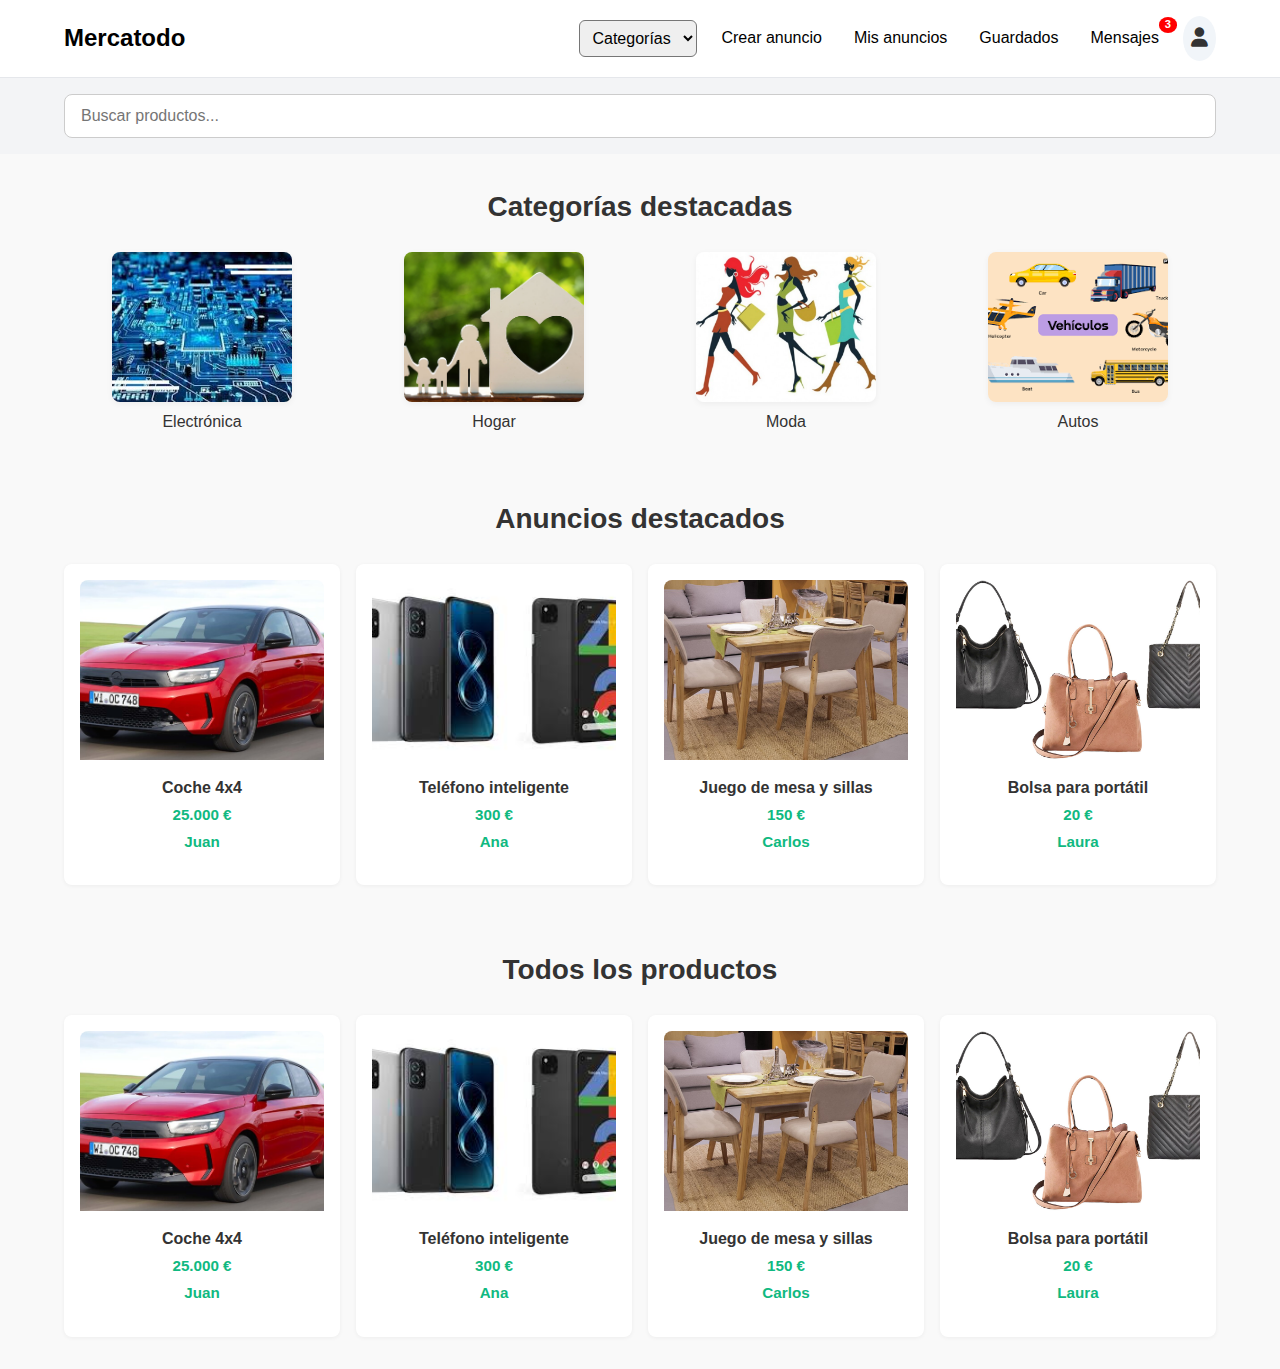
<file: index.html>
<!DOCTYPE html>
<html lang="es">

<head>
    <meta charset="UTF-8" />
    <meta name="viewport" content="width=device-width, initial-scale=1.0" />
    <title>Inicio | Mercatodo</title>
    <link rel="stylesheet" href="css/styles.css" />
    <link rel="stylesheet" href="css/header.css" />
    <link rel="stylesheet" href="css/home.css" />
    <link rel="stylesheet" href="https://cdnjs.cloudflare.com/ajax/libs/font-awesome/6.5.0/css/all.min.css" />
</head>

<body>
    <header class="navbar">
        <div class="container navbar__container">
            <a class="navbar__logo" href="#">Mercatodo</a>

            <button class="navbar__toggle" id="menuToggle">
                <i class="fa-solid fa-bars"></i>
            </button>

            <nav class="navbar__menu" id="navbarMenu">
                <select class="navbar__select">
                    <option>Categorías</option>
                    <option>Electrónica</option>
                    <option>Hogar</option>
                    <option>Moda</option>
                </select>
                <a href="formAnuncio.html" class="navbar__link">Crear anuncio</a>
                <a href="misAnuncios.html" class="navbar__link">Mis anuncios</a>
                <a href="guardados.html" class="navbar__link">Guardados</a>
                <div class="navbar__messages">
                    <a href="pages/chats.html" class="navbar__link">Mensajes</a>
                    <span class="notification-badge">3</span>
                </div>
                <div class="navbar__user" id="userMenuToggle">
                    <i class="fa-solid fa-user"></i>
                    <div class="user-dropdown" id="userDropdown">
                        <a href="#" id="logoutBtn">Cerrar sesión</a>
                    </div>
                </div>

            </nav>
        </div>
    </header>


    <section class="search">
        <div class="container">
            <input type="text" class="search__input" placeholder="Buscar productos..." />
        </div>
    </section>

    <section class="section">
        <div class="container">
            <h2 class="section__title">Categorías destacadas</h2>
            <div class="grid grid--categories" id="categories-container">
                <div class="category-item">
                    <img src="img/categorias/electronica.jpeg" alt="Electrónica" />
                    <span>Electrónica</span>
                </div>
                <div class="category-item">
                    <img src="img/categorias/hogar.jpg" alt="Hogar" />
                    <span>Hogar</span>
                </div>
                <div class="category-item">
                    <img src="img/categorias/moda.jpg" alt="Smartphones" />
                    <span>Moda</span>
                </div>
                <div class="category-item">
                    <img src="img/categorias/vehiculos.png" alt="Autos" />
                    <span>Autos</span>
                </div>
            </div>
        </div>
    </section>

    <section class="section">
        <div class="container">
            <h2 class="section__title">Anuncios destacados</h2>
            <div class="grid grid--ads" id="destacados-container">
                <div class="ad-card" onclick="window.location.href='pages/detalleProducto.html'">
                    <img src="img/anuncios/coche.jpg" alt="Coche" class="ad-card__img" />
                    <div class="ad-card__content">
                        <h4 class="ad-card__title">Coche 4x4</h4>
                        <p class="ad-card__price">25.000 €</p>
                        <p class="ad-card__user">Juan</p>
                    </div>
                </div>
                <div class="ad-card" onclick="window.location.href='pages/detalleProducto.html'">
                    <img src="img/anuncios/telefono.jpeg" alt="Teléfono" class="ad-card__img" />
                    <div class="ad-card__content">
                        <h4 class="ad-card__title">Teléfono inteligente</h4>
                        <p class="ad-card__price">300 €</p>
                        <p class="ad-card__user">Ana</p>
                    </div>
                </div>
                <div class="ad-card" onclick="window.location.href='pages/detalleProducto.html'">
                    <img src="img/anuncios/mesa.jpg" alt="Muebles" class="ad-card__img" />
                    <div class="ad-card__content">
                        <h4 class="ad-card__title">Juego de mesa y sillas</h4>
                        <p class="ad-card__price">150 €</p>
                        <p class="ad-card__user">Carlos</p>
                    </div>
                </div>
                <div class="ad-card" onclick="window.location.href='pages/detalleProducto.html'">
                    <img src="img/anuncios/bolsa.jpg" alt="Bolsa" class="ad-card__img" />
                    <div class="ad-card__content">
                        <h4 class="ad-card__title">Bolsa para portátil</h4>
                        <p class="ad-card__price">20 €</p>
                        <p class="ad-card__user">Laura</p>
                    </div>
                </div>
            </div>
        </div>
    </section>

    <section class="section">
        <div class="container">
            <h2 class="section__title">Todos los productos</h2>
            <div class="grid grid--ads" id="todos-container">
                <div class="ad-card" onclick="window.location.href='pages/detalleProducto.html'">
                    <img src="img/anuncios/coche.jpg" alt="Coche" class="ad-card__img" />
                    <div class="ad-card__content">
                        <h4 class="ad-card__title">Coche 4x4</h4>
                        <p class="ad-card__price">25.000 €</p>
                        <p class="ad-card__user">Juan</p>
                    </div>
                </div>
                <div class="ad-card" onclick="window.location.href='pages/detalleProducto.html'">
                    <img src="img/anuncios/telefono.jpeg" alt="Teléfono" class="ad-card__img" />
                    <div class="ad-card__content">
                        <h4 class="ad-card__title">Teléfono inteligente</h4>
                        <p class="ad-card__price">300 €</p>
                        <p class="ad-card__user">Ana</p>
                    </div>
                </div>
                <div class="ad-card" onclick="window.location.href='pages/detalleProducto.html'">
                    <img src="img/anuncios/mesa.jpg" alt="Muebles" class="ad-card__img" />
                    <div class="ad-card__content">
                        <h4 class="ad-card__title">Juego de mesa y sillas</h4>
                        <p class="ad-card__price">150 €</p>
                        <p class="ad-card__user">Carlos</p>
                    </div>
                </div>
                <div class="ad-card" onclick="window.location.href='pages/detalleProducto.html'">
                    <img src="img/anuncios/bolsa.jpg" alt="Bolsa" class="ad-card__img" />
                    <div class="ad-card__content">
                        <h4 class="ad-card__title">Bolsa para portátil</h4>
                        <p class="ad-card__price">20 €</p>
                        <p class="ad-card__user">Laura</p>
                    </div>
                </div>
            </div>
        </div>
    </section>
</body>
<script>
    const menuToggle = document.getElementById("menuToggle");
    const navbarMenu = document.getElementById("navbarMenu");

    menuToggle?.addEventListener("click", () => {
        navbarMenu?.classList.toggle("navbar__menu--active");
    });
</script>

</html>
</file>
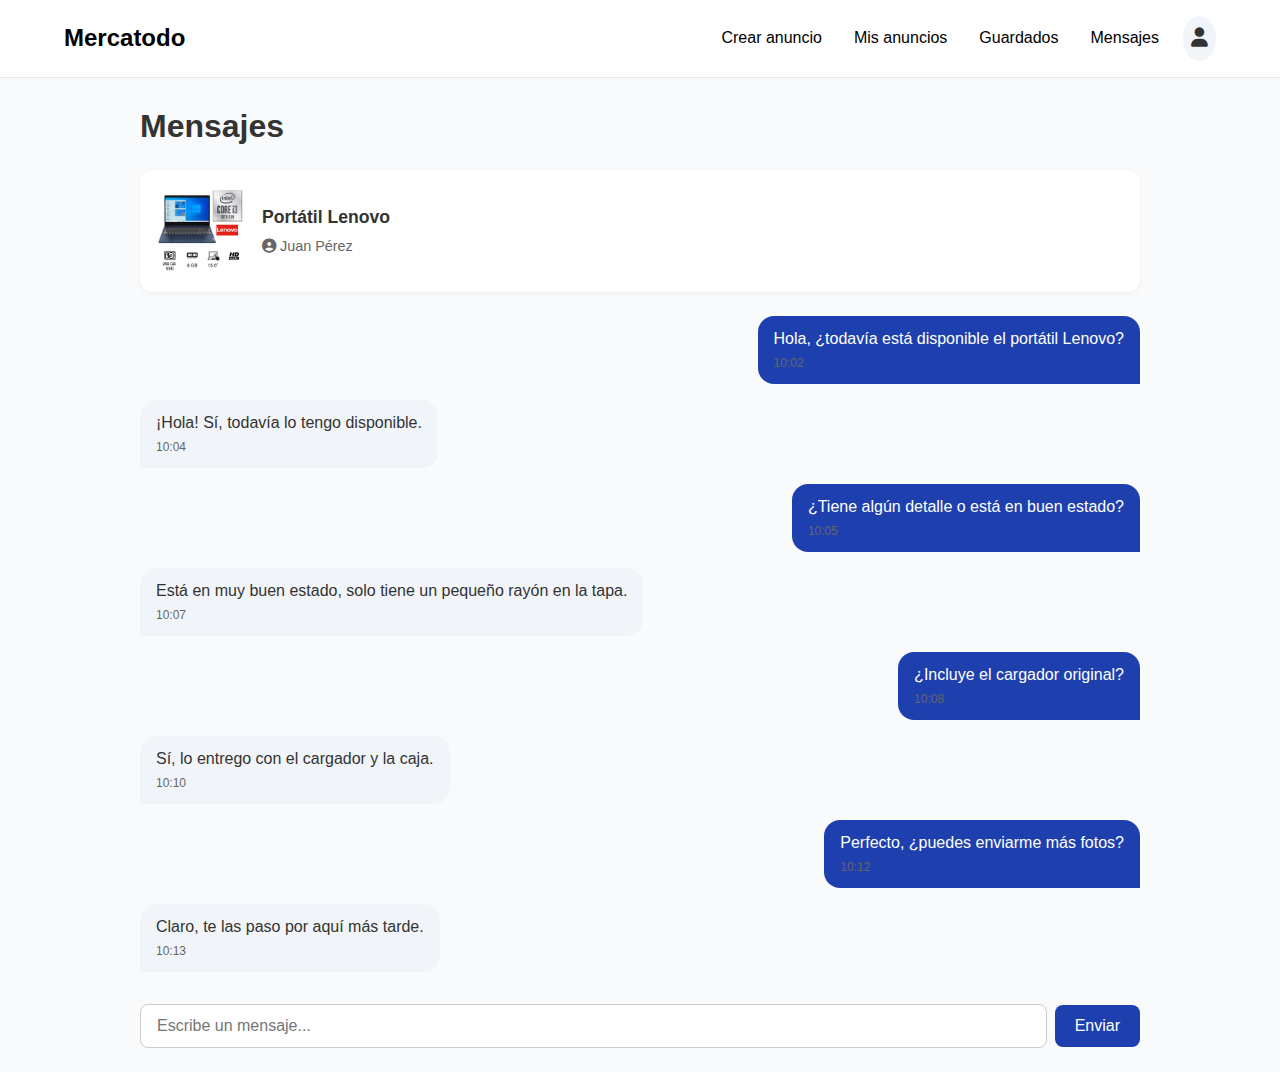
<file: pages/chat.html>
<!DOCTYPE html>
<html lang="es">

<head>
    <meta charset="UTF-8" />
    <meta name="viewport" content="width=device-width, initial-scale=1.0" />
    <title>Chat | Mercatodo</title>
    <link rel="stylesheet" href="../css/styles.css" />
    <link rel="stylesheet" href="../css/header.css" />
    <link rel="stylesheet" href="../css/chat.css" />
    <link rel="stylesheet" href="https://cdnjs.cloudflare.com/ajax/libs/font-awesome/6.5.0/css/all.min.css" />
</head>

<body>

    <header class="navbar">
        <div class="container navbar__container">
            <a href="home.html" class="navbar__logo">Mercatodo</a>
            <button class="navbar__toggle" id="menuToggle">
                <i class="fa-solid fa-bars"></i>
            </button>
            <nav class="navbar__menu" id="navbarMenu">
                <a href="formAnuncio.html" class="navbar__link">Crear anuncio</a>
                <a href="misAnuncios.html" class="navbar__link">Mis anuncios</a>
                <a href="guardados.html" class="navbar__link">Guardados</a>
                <a href="chats.html" class="navbar__link">Mensajes</a>
                <div class="navbar__user" id="userMenuToggle">
                    <i class="fa-solid fa-user"></i>
                    <div class="user-dropdown" id="userDropdown">
                        <a href="#" id="logoutBtn">Cerrar sesión</a>
                    </div>
                </div>
            </nav>
        </div>
    </header>

    <main class="chat">
        <div class="container container--chat">
            <h2 class="chat__title">Mensajes</h2>

            <div class="chat__product">
                <img src="../img/anuncios/lenovo.jpg" alt="Producto" class="chat__product-img" />
                <div class="chat__product-info">
                    <h3>Portátil Lenovo</h3>
                    <p><i class="fa-solid fa-user-circle"></i> Juan Pérez</p>
                </div>
            </div>

            <div class="chat__messages">
                <div class="msg msg--own">
                    <p>Hola, ¿todavía está disponible el portátil Lenovo?</p>
                    <span class="msg__time">10:02</span>
                </div>
                <div class="msg msg--other">
                    <p>¡Hola! Sí, todavía lo tengo disponible.</p>
                    <span class="msg__time">10:04</span>
                </div>
                <div class="msg msg--own">
                    <p>¿Tiene algún detalle o está en buen estado?</p>
                    <span class="msg__time">10:05</span>
                </div>
                <div class="msg msg--other">
                    <p>Está en muy buen estado, solo tiene un pequeño rayón en la tapa.</p>
                    <span class="msg__time">10:07</span>
                </div>
                <div class="msg msg--own">
                    <p>¿Incluye el cargador original?</p>
                    <span class="msg__time">10:08</span>
                </div>
                <div class="msg msg--other">
                    <p>Sí, lo entrego con el cargador y la caja.</p>
                    <span class="msg__time">10:10</span>
                </div>
                <div class="msg msg--own">
                    <p>Perfecto, ¿puedes enviarme más fotos?</p>
                    <span class="msg__time">10:12</span>
                </div>
                <div class="msg msg--other">
                    <p>Claro, te las paso por aquí más tarde.</p>
                    <span class="msg__time">10:13</span>
                </div>
            </div>

            <form class="chat__form">
                <input type="text" id="mensaje" placeholder="Escribe un mensaje..." required />
                <button type="submit">Enviar</button>
            </form>
        </div>
    </main>

    <script>
        const toggle = document.getElementById("menuToggle");
        const menu = document.getElementById("navbarMenu");
        toggle.addEventListener("click", () => {
            menu.classList.toggle("navbar__menu--active");
        });

        const userToggle = document.getElementById("userMenuToggle");
        const userDropdown = document.getElementById("userDropdown");

        userToggle?.addEventListener("click", () => {
            userDropdown?.classList.toggle("user-dropdown--visible");
        });

        document.addEventListener("click", (e) => {
            if (!userToggle.contains(e.target)) {
                userDropdown?.classList.remove("user-dropdown--visible");
            }
        });
    </script>

</body>

</html>
</file>
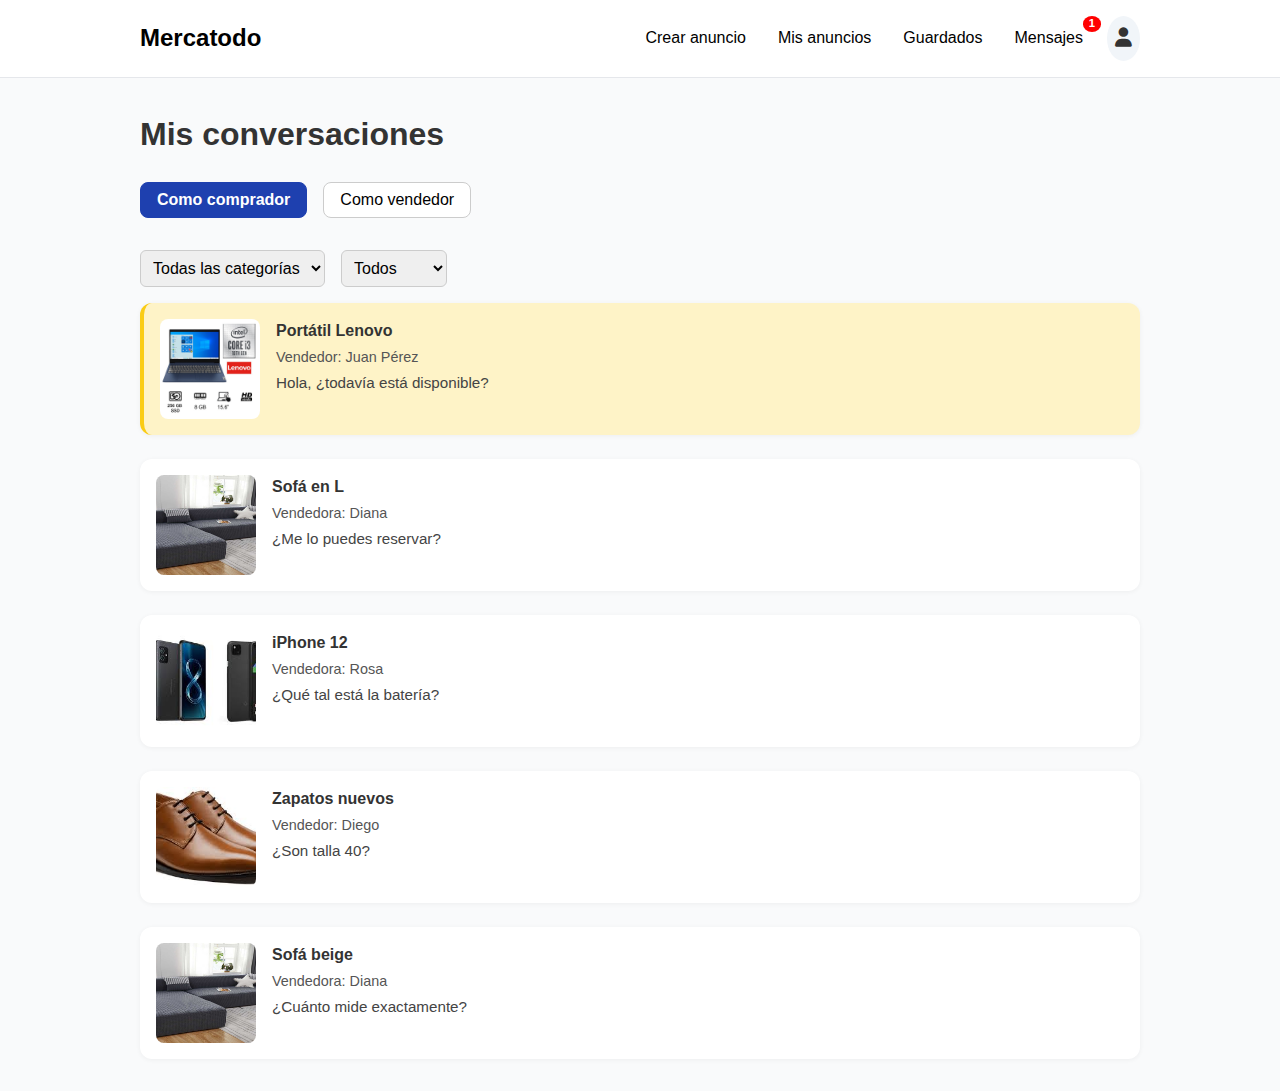
<file: pages/chats.html>
<!DOCTYPE html>
<html lang="es">

<head>
    <meta charset="UTF-8" />
    <meta name="viewport" content="width=device-width, initial-scale=1.0" />
    <title>Conversaciones | Mercatodo</title>
    <link rel="stylesheet" href="../css/styles.css" />
    <link rel="stylesheet" href="../css/header.css" />
    <link rel="stylesheet" href="../css/chats.css" />
    <link rel="stylesheet" href="https://cdnjs.cloudflare.com/ajax/libs/font-awesome/6.5.0/css/all.min.css" />
    <style>
        .hidden {
            display: none;
        }

        .tab.active {
            font-weight: bold;
        }
    </style>
</head>

<body>

    <header class="navbar">
        <div class="container navbar__container">
            <a href="home.html" class="navbar__logo">Mercatodo</a>
            <button class="navbar__toggle" id="menuToggle">
                <i class="fa-solid fa-bars"></i>
            </button>
            <nav class="navbar__menu" id="navbarMenu">
                <a href="formAnuncio.html" class="navbar__link">Crear anuncio</a>
                <a href="misAnuncios.html" class="navbar__link">Mis anuncios</a>
                <a href="guardados.html" class="navbar__link">Guardados</a>
                <div class="navbar__messages">
                    <a href="chats.html" class="navbar__link">Mensajes</a>
                    <span class="notification-badge">1</span>
                </div>
                <div class="navbar__user" id="userMenuToggle">
                    <i class="fa-solid fa-user"></i>
                    <div class="user-dropdown" id="userDropdown">
                        <a href="#" id="logoutBtn">Cerrar sesión</a>
                    </div>
                </div>
            </nav>
        </div>
    </header>

    <main class="chats">
        <div class="container">
            <h2>Mis conversaciones</h2>

            <div class="tabs">
                <button class="tab active" data-tab="comprador">Como comprador</button>
                <button class="tab" data-tab="vendedor">Como vendedor</button>
            </div>

            <div class="filters">
                <select id="filterCategoria">
                    <option value="all">Todas las categorías</option>
                    <option value="Electrónica">Electrónica</option>
                    <option value="Muebles">Muebles</option>
                    <option value="Moda">Moda</option>
                </select>

                <select id="filterLeido">
                    <option value="all">Todos</option>
                    <option value="unread">No leídos</option>
                    <option value="read">Leídos</option>
                </select>
            </div>

            <div id="chats-comprador" class="chat-list">
                <div class="chat-item unread" onclick="window.location.href='chat.html'">
                    <img src="../img/anuncios/lenovo.jpg" class="chat-item__img" alt="Producto" />
                    <div class="chat-item__info">
                        <h4>Portátil Lenovo</h4>
                        <p class="chat-item__user">Vendedor: Juan Pérez</p>
                        <p class="chat-item__msg">Hola, ¿todavía está disponible?</p>
                    </div>
                </div>
                <div class="chat-item" onclick="window.location.href='chat.html'">
                    <img src="../img/anuncios/sofaL.jpg" class="chat-item__img" alt="Producto" />
                    <div class="chat-item__info">
                        <h4>Sofá en L</h4>
                        <p class="chat-item__user">Vendedora: Diana</p>
                        <p class="chat-item__msg">¿Me lo puedes reservar?</p>
                    </div>
                </div>
                <div class="chat-item" onclick="window.location.href='chat.html'">
                    <img src="../img/anuncios/telefono.jpeg" class="chat-item__img" alt="Producto" />
                    <div class="chat-item__info">
                        <h4>iPhone 12</h4>
                        <p class="chat-item__user">Vendedora: Rosa</p>
                        <p class="chat-item__msg">¿Qué tal está la batería?</p>
                    </div>
                </div>
                <div class="chat-item" onclick="window.location.href='chat.html'">
                    <img src="../img/anuncios/zaptitos.jpeg" class="chat-item__img" alt="Producto" />
                    <div class="chat-item__info">
                        <h4>Zapatos nuevos</h4>
                        <p class="chat-item__user">Vendedor: Diego</p>
                        <p class="chat-item__msg">¿Son talla 40?</p>
                    </div>
                </div>
                <div class="chat-item" onclick="window.location.href='chat.html'">
                    <img src="../img/anuncios/sofaL.jpg" class="chat-item__img" alt="Producto" />
                    <div class="chat-item__info">
                        <h4>Sofá beige</h4>
                        <p class="chat-item__user">Vendedora: Diana</p>
                        <p class="chat-item__msg">¿Cuánto mide exactamente?</p>
                    </div>
                </div>
            </div>

            <div id="chats-vendedor" class="chat-list hidden">
                <div class="chat-item unread" onclick="window.location.href='chat.html'">
                    <img src="../img/anuncios/bolsa.jpg" class="chat-item__img" alt="Producto" />
                    <div class="chat-item__info">
                        <h4>Bicicleta de montaña</h4>
                        <p class="chat-item__user">Compradora: Laura Gómez</p>
                        <p class="chat-item__msg">¿Podrías hacer una rebaja?</p>
                    </div>
                </div>
                <div class="chat-item" onclick="window.location.href='chat.html'">
                    <img src="../img/anuncios/telefono.jpeg" class="chat-item__img" alt="Producto" />
                    <div class="chat-item__info">
                        <h4>iPhone 12</h4>
                        <p class="chat-item__user">Compradora: Ana Ruiz</p>
                        <p class="chat-item__msg">¿Tiene golpes o rayones?</p>
                    </div>
                </div>
                <div class="chat-item" onclick="window.location.href='chat.html'">
                    <img src="../img/anuncios/zaptitos.jpeg" class="chat-item__img" alt="Producto" />
                    <div class="chat-item__info">
                        <h4>Zapatos nuevos</h4>
                        <p class="chat-item__user">Compradora: Ana Ruiz</p>
                        <p class="chat-item__msg">¿Hay más colores disponibles?</p>
                    </div>
                </div>
                <div class="chat-item" onclick="window.location.href='chat.html'">
                    <img src="../img/anuncios/lenovo.jpg" class="chat-item__img" alt="Producto" />
                    <div class="chat-item__info">
                        <h4>Laptop Asus i7</h4>
                        <p class="chat-item__user">Comprador: Pedro Torres</p>
                        <p class="chat-item__msg">¿Tiene garantía aún?</p>
                    </div>
                </div>
                <div class="chat-item" onclick="window.location.href='chat.html'">
                    <img src="../img/anuncios/sofaL.jpg" class="chat-item__img" alt="Producto" />
                    <div class="chat-item__info">
                        <h4>Sofá gris reclinable</h4>
                        <p class="chat-item__user">Comprador: Pedro Torres</p>
                        <p class="chat-item__msg">¿En qué ciudad estás?</p>
                    </div>
                </div>
            </div>
        </div>
    </main>

    <script>
        document.getElementById('menuToggle').addEventListener('click', () => {
            document.getElementById('navbarMenu').classList.toggle('navbar__menu--active');
        });

        const tabs = document.querySelectorAll('.tab');
        const compradorChats = document.getElementById('chats-comprador');
        const vendedorChats = document.getElementById('chats-vendedor');

        tabs.forEach(tab => {
            tab.addEventListener('click', () => {
                tabs.forEach(t => t.classList.remove('active'));
                tab.classList.add('active');

                if (tab.dataset.tab === 'comprador') {
                    compradorChats.classList.remove('hidden');
                    vendedorChats.classList.add('hidden');
                } else {
                    compradorChats.classList.add('hidden');
                    vendedorChats.classList.remove('hidden');
                }
            });
        });
    </script>
</body>

</html>
</file>
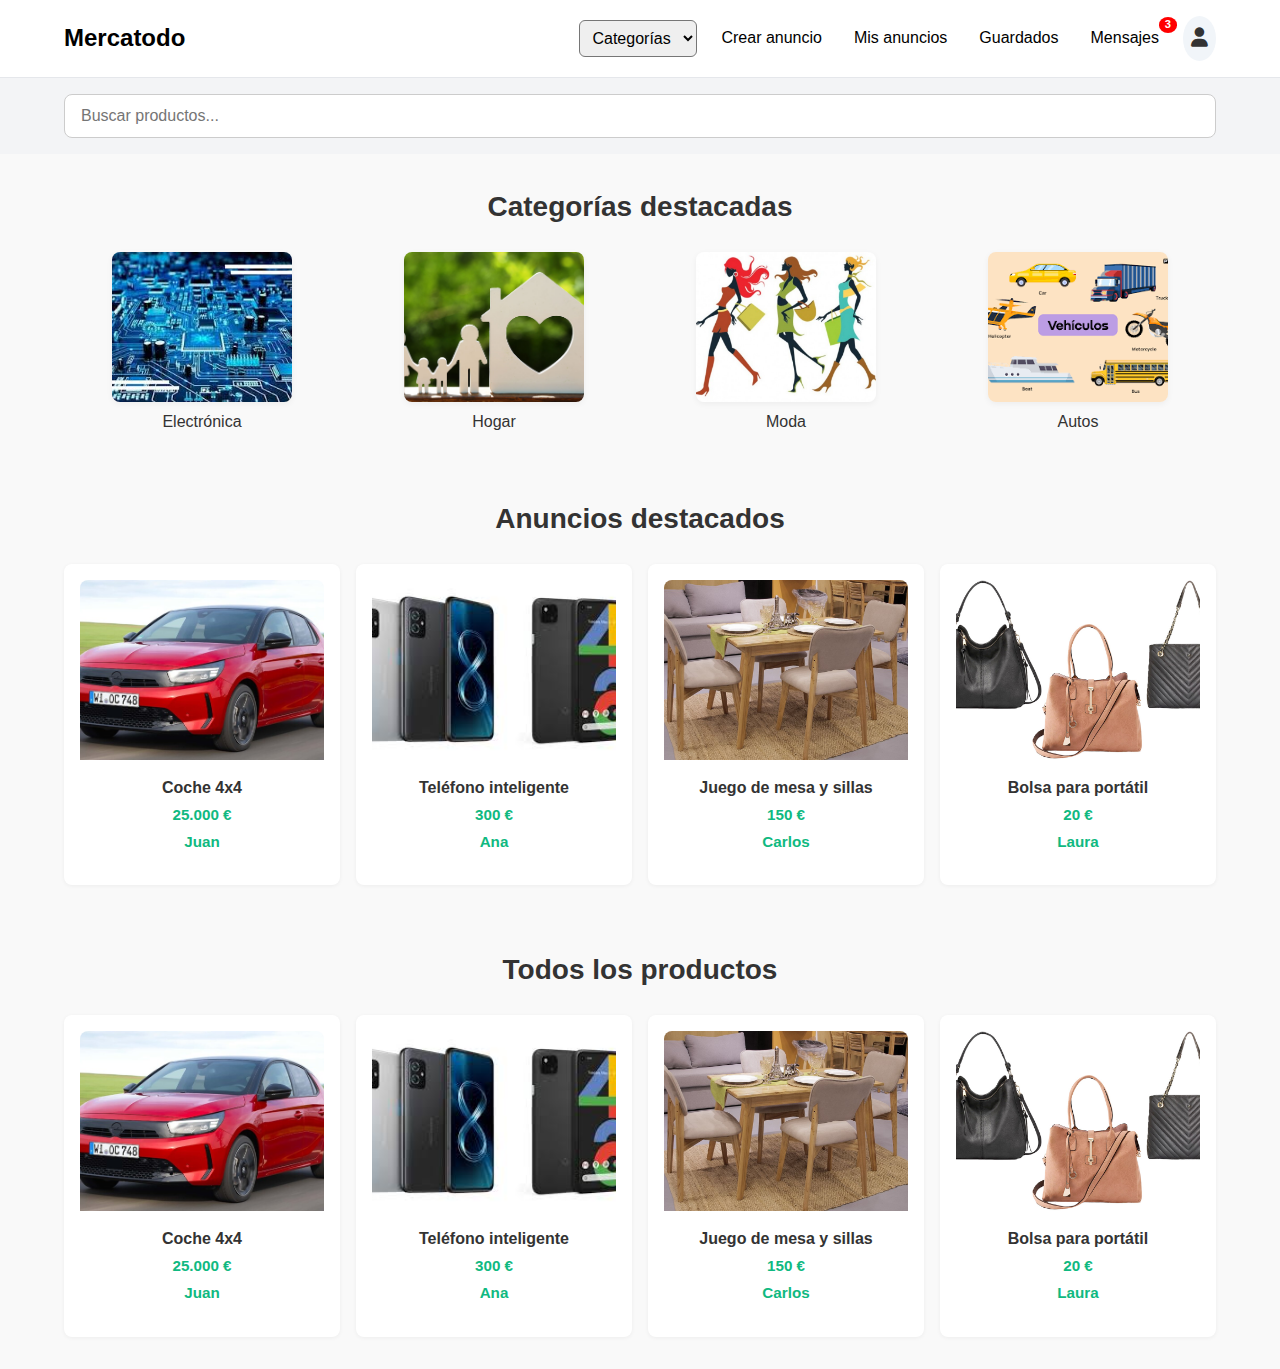
<file: pages/home.html>
<!DOCTYPE html>
<html lang="es">

<head>
    <meta charset="UTF-8" />
    <meta name="viewport" content="width=device-width, initial-scale=1.0" />
    <title>Inicio | Mercatodo</title>
    <link rel="stylesheet" href="../css/styles.css" />
    <link rel="stylesheet" href="../css/header.css" />
    <link rel="stylesheet" href="../css/home.css" />
    <link rel="stylesheet" href="https://cdnjs.cloudflare.com/ajax/libs/font-awesome/6.5.0/css/all.min.css" />
</head>

<body>
    <header class="navbar">
        <div class="container navbar__container">
            <a class="navbar__logo" href="#">Mercatodo</a>

            <button class="navbar__toggle" id="menuToggle">
                <i class="fa-solid fa-bars"></i>
            </button>

            <nav class="navbar__menu" id="navbarMenu">
                <select class="navbar__select">
                    <option>Categorías</option>
                    <option>Electrónica</option>
                    <option>Hogar</option>
                    <option>Moda</option>
                </select>
                <a href="formAnuncio.html" class="navbar__link">Crear anuncio</a>
                <a href="misAnuncios.html" class="navbar__link">Mis anuncios</a>
                <a href="guardados.html" class="navbar__link">Guardados</a>
                <div class="navbar__messages">
                    <a href="chats.html" class="navbar__link">Mensajes</a>
                    <span class="notification-badge">3</span>
                </div>
                <div class="navbar__user" id="userMenuToggle">
                    <i class="fa-solid fa-user"></i>
                    <div class="user-dropdown" id="userDropdown">
                        <a href="#" id="logoutBtn">Cerrar sesión</a>
                    </div>
                </div>

            </nav>
        </div>
    </header>


    <section class="search">
        <div class="container">
            <input type="text" class="search__input" placeholder="Buscar productos..." />
        </div>
    </section>

    <section class="section">
        <div class="container">
            <h2 class="section__title">Categorías destacadas</h2>
            <div class="grid grid--categories" id="categories-container">
                <div class="category-item">
                    <img src="../img/categorias/electronica.jpeg" alt="Electrónica" />
                    <span>Electrónica</span>
                </div>
                <div class="category-item">
                    <img src="../img/categorias/hogar.jpg" alt="Hogar" />
                    <span>Hogar</span>
                </div>
                <div class="category-item">
                    <img src="../img/categorias/moda.jpg" alt="Smartphones" />
                    <span>Moda</span>
                </div>
                <div class="category-item">
                    <img src="../img/categorias/vehiculos.png" alt="Autos" />
                    <span>Autos</span>
                </div>
            </div>
        </div>
    </section>

    <section class="section">
        <div class="container">
            <h2 class="section__title">Anuncios destacados</h2>
            <div class="grid grid--ads" id="destacados-container">
                <div class="ad-card" onclick="window.location.href='pages/detalleProducto.html'">
                    <img src="../img/anuncios/coche.jpg" alt="Coche" class="ad-card__img" />
                    <div class="ad-card__content">
                        <h4 class="ad-card__title">Coche 4x4</h4>
                        <p class="ad-card__price">25.000 €</p>
                        <p class="ad-card__user">Juan</p>
                    </div>
                </div>
                <div class="ad-card" onclick="window.location.href='pages/detalleProducto.html'">
                    <img src="../img/anuncios/telefono.jpeg" alt="Teléfono" class="ad-card__img" />
                    <div class="ad-card__content">
                        <h4 class="ad-card__title">Teléfono inteligente</h4>
                        <p class="ad-card__price">300 €</p>
                        <p class="ad-card__user">Ana</p>
                    </div>
                </div>
                <div class="ad-card" onclick="window.location.href='pages/detalleProducto.html'">
                    <img src="../img/anuncios/mesa.jpg" alt="Muebles" class="ad-card__img" />
                    <div class="ad-card__content">
                        <h4 class="ad-card__title">Juego de mesa y sillas</h4>
                        <p class="ad-card__price">150 €</p>
                        <p class="ad-card__user">Carlos</p>
                    </div>
                </div>
                <div class="ad-card" onclick="window.location.href='pages/detalleProducto.html'">
                    <img src="../img/anuncios/bolsa.jpg" alt="Bolsa" class="ad-card__img" />
                    <div class="ad-card__content">
                        <h4 class="ad-card__title">Bolsa para portátil</h4>
                        <p class="ad-card__price">20 €</p>
                        <p class="ad-card__user">Laura</p>
                    </div>
                </div>
            </div>
        </div>
    </section>

    <section class="section">
        <div class="container">
            <h2 class="section__title">Todos los productos</h2>
            <div class="grid grid--ads" id="todos-container">
                <div class="ad-card" onclick="window.location.href='pages/detalleProducto.html'">
                    <img src="../img/anuncios/coche.jpg" alt="Coche" class="ad-card__img" />
                    <div class="ad-card__content">
                        <h4 class="ad-card__title">Coche 4x4</h4>
                        <p class="ad-card__price">25.000 €</p>
                        <p class="ad-card__user">Juan</p>
                    </div>
                </div>
                <div class="ad-card" onclick="window.location.href='pages/detalleProducto.html'">
                    <img src="../img/anuncios/telefono.jpeg" alt="Teléfono" class="ad-card__img" />
                    <div class="ad-card__content">
                        <h4 class="ad-card__title">Teléfono inteligente</h4>
                        <p class="ad-card__price">300 €</p>
                        <p class="ad-card__user">Ana</p>
                    </div>
                </div>
                <div class="ad-card" onclick="window.location.href='pages/detalleProducto.html'">
                    <img src="../img/anuncios/mesa.jpg" alt="Muebles" class="ad-card__img" />
                    <div class="ad-card__content">
                        <h4 class="ad-card__title">Juego de mesa y sillas</h4>
                        <p class="ad-card__price">150 €</p>
                        <p class="ad-card__user">Carlos</p>
                    </div>
                </div>
                <div class="ad-card" onclick="window.location.href='pages/detalleProducto.html'">
                    <img src="../img/anuncios/bolsa.jpg" alt="Bolsa" class="ad-card__img" />
                    <div class="ad-card__content">
                        <h4 class="ad-card__title">Bolsa para portátil</h4>
                        <p class="ad-card__price">20 €</p>
                        <p class="ad-card__user">Laura</p>
                    </div>
                </div>
            </div>
        </div>
    </section>
</body>
<script>
    const menuToggle = document.getElementById("menuToggle");
    const navbarMenu = document.getElementById("navbarMenu");

    menuToggle?.addEventListener("click", () => {
        navbarMenu?.classList.toggle("navbar__menu--active");
    });
</script>

</html>
</file>
<file: css/styles.css>
* {
    box-sizing: border-box;
    margin: 0;
    padding: 0;
}

body {
    font-family: 'Segoe UI', sans-serif;
    background-color: #f9f9f9;
    color: #333;
    line-height: 1.5;
}

img {
    max-width: 100%;
    display: block;
}

a {
    text-decoration: none;
    color: inherit;
}

.container {
    width: 90%;
    max-width: 1200px;
    margin: auto;
}


.section {
    padding: 2rem 0;
}

.section--light {
    background-color: #ffffff;
}

.section__title {
    font-size: 1.25rem;
    margin-bottom: 1.5rem;
    text-align: center;
}

.grid {
    display: grid;
    gap: 1rem;
}

.grid--categories {
    grid-template-columns: repeat(2, 1fr);
}

.grid--ads {
    grid-template-columns: repeat(2, 1fr);
}

.category-card,
.ad-card {
    background-color: white;
    border-radius: 0.5rem;
    overflow: hidden;
    box-shadow: 0 0 10px rgba(0, 0, 0, 0.03);
    text-align: center;
}

.category-card__img,
.ad-card__img {
    width: 100%;
    height: auto;
    object-fit: cover;
}

.category-card__label {
    padding: 0.75rem;
    font-weight: 500;
}

.ad-card__content {
    padding: 1rem;
}

.ad-card__title {
    font-weight: bold;
    margin-bottom: 0.25rem;
}

.ad-card__price {
    color: #10b981;
    font-weight: bold;
    margin-bottom: 0.25rem;
}

.ad-card__user {
    font-size: 0.875rem;
    color: #666;
}

.faq {
    display: flex;
    flex-direction: column;
    gap: 1rem;
}

.faq__item {
    background-color: #f8fafc;
    padding: 1rem;
    border-radius: 0.5rem;
}

.faq__question {
    font-weight: bold;
    margin-bottom: 0.5rem;
}

.faq__answer {
    color: #555;
    font-size: 0.95rem;
}


@media (min-width: 640px) {
    .grid--categories {
        grid-template-columns: repeat(3, 1fr);
    }

    .grid--ads {
        grid-template-columns: repeat(3, 1fr);
    }
}

@media (min-width: 1024px) {
    .grid--categories {
        grid-template-columns: repeat(4, 1fr);
    }

    .grid--ads {
        grid-template-columns: repeat(4, 1fr);
    }

    .faq {
        flex-direction: row;
        justify-content: space-between;
    }

    .faq__item {
        width: 32%;
    }
}

.category-card__img,
.ad-card__img {
    width: 100%;
    height: 200px;
    object-fit: cover;
}
</file>
<file: css/header.css>
.header {
    background-color: white;
    padding: 1rem 0;
    border-bottom: 1px solid #e0e0e0;
}

.header__container {
    display: flex;
    justify-content: space-between;
    align-items: center;
}

.header__logo {
    font-size: 1.5rem;
    font-weight: bold;
}

.header__nav {
    display: flex;
    gap: 1rem;
}

.header__link {
    color: #555;
    font-weight: 500;
}

.header__link--primary {
    color: #1e40af;
}

.navbar {
    background-color: #ffffff;
    border-bottom: 1px solid #e5e7eb;
    padding: 1rem 0;
}

.navbar__container {
    display: flex;
    flex-direction: column;
    align-items: center;
    gap: 1rem;
}

.navbar__logo {
    font-size: 1.5rem;
    font-weight: bold;
    color: black;
    text-decoration: none;
}

.navbar__toggle {
    font-size: 1.25rem;
    background: none;
    border: none;
    cursor: pointer;
    display: block;
}

.navbar__menu {
    display: none;
    flex-direction: column;
    gap: 0.75rem;
    align-items: center;
}

.navbar__menu--active {
    display: flex;
}

.navbar__link,
.navbar__select {
    font-size: 1rem;
    padding: 0.25rem 0.5rem;
    text-decoration: none;
    color: black;
}

.navbar__select {
    border-radius: 0.375rem;
    padding: 0.5rem;
}

.navbar__user {
    font-size: 1.2rem;
    padding: 0.5rem;
    background-color: #f1f5f9;
    border-radius: 50%;
    position: relative;
    cursor: pointer;
}

.user-dropdown {
    position: absolute;
    top: 120%;
    right: 0;
    background-color: #ffffff;
    border: 1px solid #e5e7eb;
    border-radius: 0.5rem;
    box-shadow: 0 2px 8px rgba(0, 0, 0, 0.1);
    display: none;
    min-width: 150px;
    z-index: 1000;
}

.user-dropdown a {
    display: block;
    padding: 0.75rem 1rem;
    text-decoration: none;
    color: #333;
    font-size: 0.95rem;
}

.user-dropdown a:hover {
    background-color: #f3f4f6;
}

.user-dropdown--visible {
    display: block;
}

.navbar__messages {
    position: relative;
    display: flex;
    align-items: center;
}

.notification-badge {
    position: absolute;
    top: -5px;
    right: -10px;
    background-color: red;
    color: white;
    font-size: 0.7rem;
    font-weight: bold;
    border-radius: 50%;
    padding: 2px 6px;
    line-height: 1;
}


@media (min-width: 768px) {
    .navbar__container {
        flex-direction: row;
        justify-content: space-between;
    }

    .navbar__toggle {
        display: none;
    }

    .navbar__menu {
        display: flex !important;
        flex-direction: row;
        gap: 1rem;
    }
}


.header__toggle {
    display: none;
    font-size: 2rem;
    background: none;
    border: none;
    cursor: pointer;
}

@media (max-width: 768px) {
    .header__nav {
        display: none;
        flex-direction: column;
        gap: 1rem;
        background-color: white;
        position: absolute;
        top: 100%;
        right: 0;
        left: 0;
        padding: 1rem;
        box-shadow: 0 4px 6px rgba(0, 0, 0, 0.1);
        z-index: 1000;
    }

    .header__nav.active {
        display: flex;
    }

    .header__toggle {
        display: block;
    }
}
</file>
<file: css/home.css>
.container {
    width: 90%;
    max-width: 1200px;
    margin: auto;
}

.search {
    padding: 1rem 0;
    background-color: #f3f4f6;
}

.search__input {
    width: 100%;
    padding: 0.75rem 1rem;
    font-size: 1rem;
    border-radius: 0.5rem;
    border: 1px solid #ccc;
}

.section {
    padding: 2rem 0;
}

.section__title {
    font-size: 1.25rem;
    font-weight: bold;
    margin-bottom: 1.5rem;
    text-align: center;
}

.grid {
    display: grid;
    gap: 1rem;
}

.grid--categories {
    grid-template-columns: repeat(2, 1fr);
    text-align: center;
}

.category-item {
    display: flex;
    flex-direction: column;
    align-items: center;
    gap: 0.5rem;
    font-weight: 500;
}

.grid--ads {
    grid-template-columns: repeat(2, 1fr);
}

.ad-card {
    background-color: #ffffff;
    padding: 1rem;
    border-radius: 0.5rem;
    box-shadow: 0 1px 4px rgba(0, 0, 0, 0.05);
    text-align: center;
}

.ad-card h3 {
    font-size: 1rem;
    margin: 0.5rem 0 0.25rem;
}

.ad-card p {
    font-size: 0.95rem;
    color: #10b981;
    font-weight: bold;
}

.category-item img {
  width: 180px;
  height: 150px;
  object-fit: cover;
  border-radius: 0.5rem;
  box-shadow: 0 2px 6px rgba(0, 0, 0, 0.05);
  display: block;
  margin: 0 auto;
}

.ad-card img {
  width: 100%;
  height: 180px;
  object-fit: cover;
  border-radius: 0.5rem 0.5rem 0 0;
}


@media (min-width: 640px) {
    .grid--categories {
        grid-template-columns: repeat(3, 1fr);
    }

    .grid--ads {
        grid-template-columns: repeat(3, 1fr);
    }

    .section__title {
        font-size: 1.5rem;
    }
}

@media (min-width: 1024px) {
    .grid--categories {
        grid-template-columns: repeat(4, 1fr);
    }

    .grid--ads {
        grid-template-columns: repeat(4, 1fr);
    }

    .section__title {
        font-size: 1.75rem;
    }

    .ad-card h3 {
        font-size: 1.125rem;
    }
}
</file>
<file: css/chat.css>
* {
  margin: 0;
  padding: 0;
  box-sizing: border-box;
}

body {
  font-family: 'Segoe UI', sans-serif;
  background-color: #f9fafb;
  color: #333;
}

img {
  max-width: 100%;
  display: block;
  border-radius: 0.5rem;
}

.container {
  width: 90%;
  margin: auto;
}

.container--chat {
  max-width: 800px;
  padding: 1.5rem 0;
}

@media (min-width: 1024px) {
  .container--chat {
    max-width: 1000px;
  }
}


.chat__title {
  font-size: 1.5rem;
  margin-bottom: 1.25rem;
}

.chat__product {
  display: flex;
  align-items: center;
  gap: 1rem;
  background: #fff;
  padding: 1rem;
  border-radius: 0.75rem;
  box-shadow: 0 1px 4px rgba(0, 0, 0, 0.05);
  margin-bottom: 1.5rem;
}

.chat__product-img {
  width: 70px;
  height: 70px;
  object-fit: cover;
}

.chat__product-info h3 {
  margin: 0;
  font-size: 1.1rem;
}

.chat__product-info p {
  font-size: 0.9rem;
  color: #666;
  margin-top: 0.3rem;
}

.chat__messages {
  display: flex;
  flex-direction: column;
  gap: 1rem;
  margin-bottom: 2rem;
}

.msg {
  max-width: 75%;
  padding: 0.75rem 1rem;
  border-radius: 1rem;
  position: relative;
  font-size: 1rem;
  line-height: 1.4;
}

.msg p {
  margin: 0;
}

.msg__time {
  display: block;
  font-size: 0.75rem;
  color: #666;
  margin-top: 0.3rem;
}

.msg--own {
  align-self: flex-end;
  background-color: #1e40af;
  color: white;
  border-bottom-right-radius: 0;
}

.msg--other {
  align-self: flex-start;
  background-color: #f1f5f9;
  color: #333;
  border-bottom-left-radius: 0;
}

.chat__form {
  display: flex;
  gap: 0.5rem;
  align-items: center;
}

.chat__form input {
  flex: 1;
  padding: 0.75rem 1rem;
  border: 1px solid #ccc;
  border-radius: 0.5rem;
  font-size: 1rem;
}

.chat__form button {
  background-color: #1e40af;
  color: white;
  border: none;
  padding: 0.75rem 1.25rem;
  font-size: 1rem;
  border-radius: 0.5rem;
  cursor: pointer;
}

.chat__form button:hover {
  background-color: #1e3a8a;
}

@media (min-width: 768px) {
  .navbar__toggle {
    display: none;
  }

  .chat__title {
    font-size: 2rem;
  }

  .chat__product-img {
    width: 90px;
    height: 90px;
  }
}
</file>
<file: css/chats.css>
* {
  margin: 0;
  padding: 0;
  box-sizing: border-box;
}

body {
  font-family: 'Segoe UI', sans-serif;
  background-color: #f9fafb;
  color: #333;
}

.container {
  width: 90%;
  max-width: 1000px;
  margin: auto;
}

a {
  text-decoration: none;
  color: inherit;
}

.chats {
  padding: 2rem 0;
}

h2 {
  font-size: 1.5rem;
  margin-bottom: 1.5rem;
}

.tabs {
  display: flex;
  gap: 1rem;
  margin-bottom: 2rem;
}

.tab {
  padding: 0.5rem 1rem;
  border: 1px solid #ccc;
  background: #fff;
  border-radius: 0.5rem;
  cursor: pointer;
  font-weight: 500;
}

.tab.active {
  background-color: #1e40af;
  color: white;
  border-color: #1e40af;
}

.navbar__messages {
    position: relative;
    display: flex;
    align-items: center;
}

.notification-badge {
    position: absolute;
    top: -6px;
    right: -10px;
    background-color: red;
    color: white;
    font-size: 0.7rem;
    font-weight: bold;
    border-radius: 50%;
    padding: 2px 6px;
    line-height: 1;
}

.filters {
    display: flex;
    gap: 1rem;
    margin-bottom: 1rem;
}

.filters select {
    padding: 0.5rem;
    font-size: 1rem;
    border: 1px solid #ccc;
    border-radius: 0.375rem;
}

.chat-item.unread {
    background-color: #fef3c7;
    border-left: 4px solid #facc15;
}


.chat-list {
  display: flex;
  flex-direction: column;
  gap: 1.5rem;
}

.chat-item {
  display: flex;
  gap: 1rem;
  background: #fff;
  padding: 1rem;
  border-radius: 0.75rem;
  box-shadow: 0 1px 5px rgba(0, 0, 0, 0.05);
  cursor: pointer;
  transition: background 0.2s ease-in-out;
}

.chat-item:hover {
  background-color: #f1f5f9;
}

.chat-item__img {
  width: 80px;
  height: 80px;
  object-fit: cover;
  border-radius: 0.5rem;
}

.chat-item__info {
  flex: 1;
}

.chat-item__user {
  font-size: 0.9rem;
  color: #555;
  margin: 0.25rem 0;
}

.chat-item__msg {
  font-size: 0.95rem;
  color: #444;
}

.hidden {
  display: none;
}


@media (min-width: 768px) {

  h2 {
    font-size: 2rem;
  }

  .tab {
    font-size: 1rem;
  }

  .chat-item__img {
    width: 100px;
    height: 100px;
  }
}
</file>
